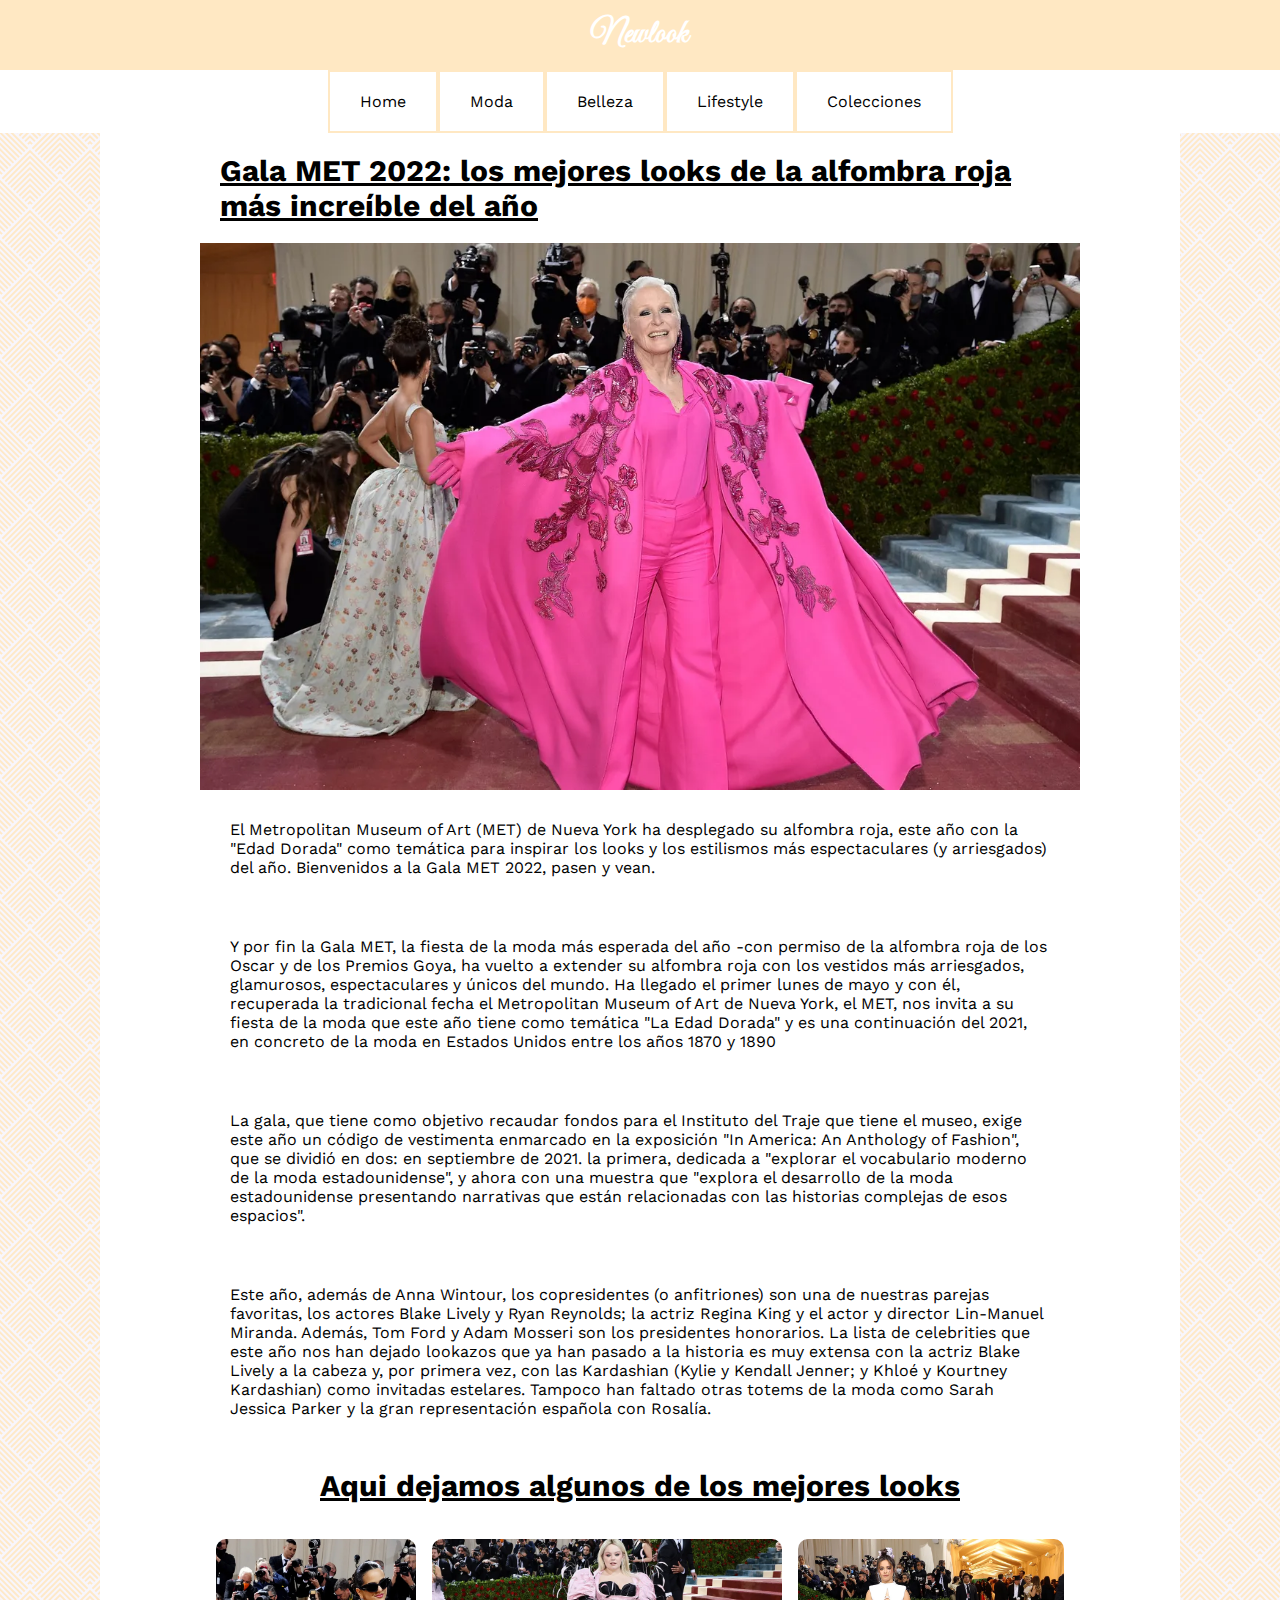
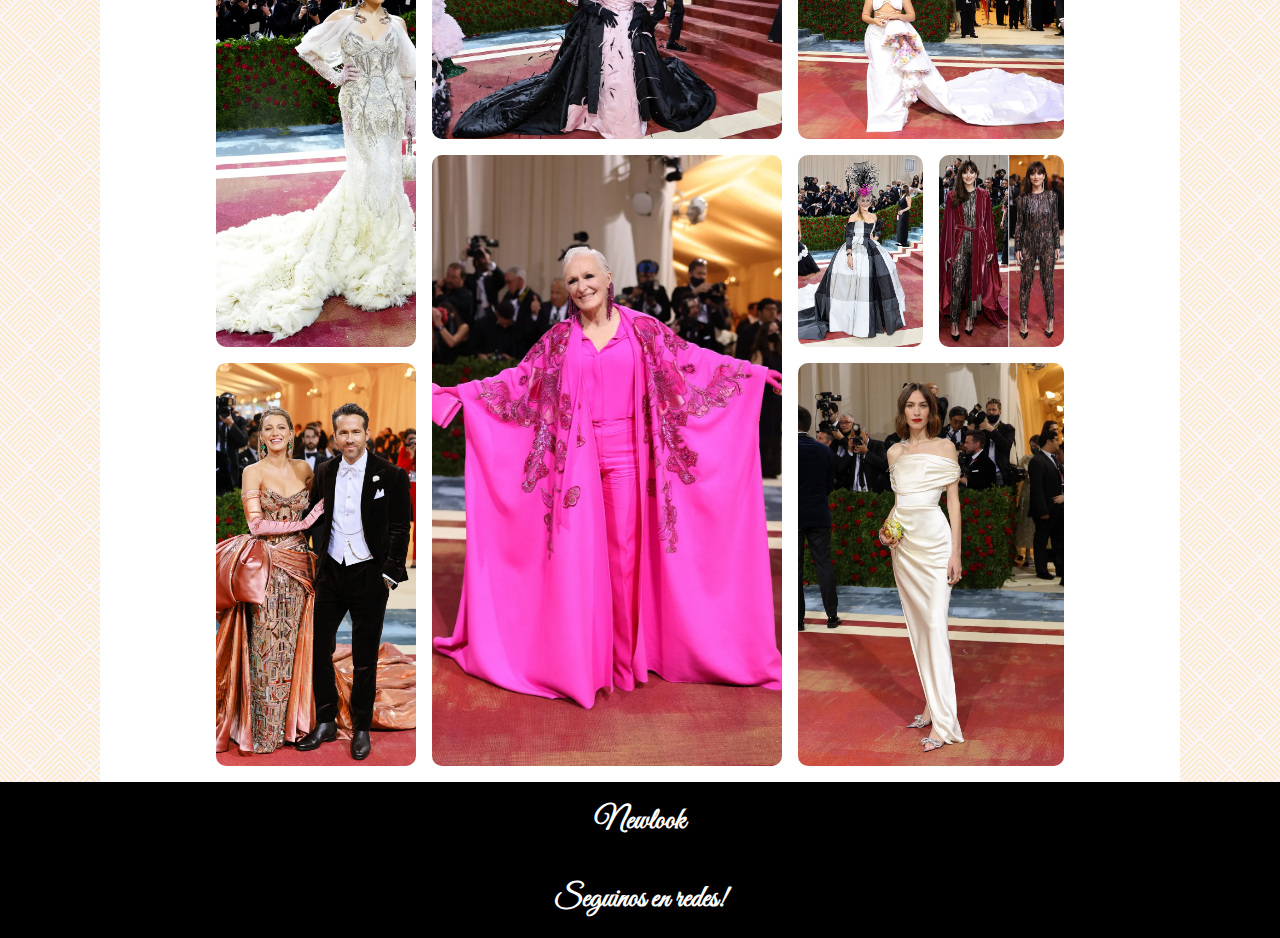
<file: index.html>
<!DOCTYPE html>
<html lang="en">
<head>

    <link rel="stylesheet" href="main.css">

    <!-- mi fuente h1 -->

    <link rel="preconnect" href="https://fonts.googleapis.com">
    <link rel="preconnect" href="https://fonts.gstatic.com" crossorigin>
    <link href="https://fonts.googleapis.com/css2?family=Great+Vibes&family=Open+Sans:ital,wght@0,300;0,400;0,500;0,600;0,700;0,800;1,300;1,400;1,500;1,600;1,700;1,800&family=Tangerine:wght@400;700&display=swap" rel="stylesheet">

    <!-- mi fuente general -->

    <link rel="preconnect" href="https://fonts.googleapis.com">
    <link rel="preconnect" href="https://fonts.gstatic.com" crossorigin>
    <link href="https://fonts.googleapis.com/css2?family=Great+Vibes&family=Open+Sans:ital,wght@0,300;0,400;0,500;0,600;0,700;0,800;1,300;1,400;1,500;1,600;1,700;1,800&family=Tangerine:wght@400;700&family=Work+Sans:ital,wght@0,100;0,200;0,300;0,400;0,500;0,600;0,700;1,100;1,200;1,300;1,400;1,500;1,600&display=swap" rel="stylesheet">
    
    <meta charset="UTF-8">
    <meta http-equiv="X-UA-Compatible" content="IE=edge">
    <meta name="viewport" content="width=device-width, initial-scale=1.0">
    <title>Newlook</title>

</head>

<body class="fondo">

    <header class="cabeza">

        <h1 class="fuente">Newlook</h1>

    </header>

    <nav >
        
        <ul class="navegacion">

            <li class="navegacion-letra"><a href="index.html" class="navegacion-link">Home</a></li>

            <li class="navegacion-letra"><a href="pages/moda.html" class="navegacion-link">Moda</a></li>

            <li class="navegacion-letra"><a href="pages/belleza.html" class="navegacion-link">Belleza</a></li>

            <li class="navegacion-letra"><a href="pages/lifestyle.html" class="navegacion-link">Lifestyle</a></li>

            <li class="navegacion-letra"><a href="pages/colecciones.html" class="navegacion-link">Colecciones</a></li>

        </ul>


    </nav>

    <main class="contenido">


        <h2>Gala MET 2022: los mejores looks de la alfombra roja más increíble del año</h2>

        <img class="imagenes" src="media/gleem.webp" alt="met-gala">
        
        <section>

        <p>El Metropolitan Museum of Art (MET) de Nueva York ha desplegado su alfombra roja, este año con la "Edad Dorada" como temática para inspirar los looks y los estilismos más espectaculares (y arriesgados) del año. Bienvenidos a la Gala MET 2022, pasen y vean.</p>
        
    </section>

    <section>

        <p>Y por fin la Gala MET, la fiesta de la moda más esperada del año -con permiso de la alfombra roja de los Oscar y de los Premios Goya, ha vuelto a extender su alfombra roja con los vestidos más arriesgados, glamurosos, espectaculares y únicos del mundo. Ha llegado el primer lunes de mayo y con él, recuperada la tradicional fecha el Metropolitan Museum of Art de Nueva York, el MET, nos invita a su fiesta de la moda que este año tiene como temática "La Edad Dorada" y es una continuación del 2021, en concreto de la moda en Estados Unidos entre los años 1870 y 1890</p>
    
    </section>

    <section>

        <p>La gala, que tiene como objetivo recaudar fondos para el Instituto del Traje que tiene el museo, exige este año un código de vestimenta enmarcado en la exposición "In America: An Anthology of Fashion", que se dividió en dos: en septiembre de 2021. la primera, dedicada a "explorar el vocabulario moderno de la moda estadounidense", y ahora con una muestra que "explora el desarrollo de la moda estadounidense presentando narrativas que están relacionadas con las historias complejas de esos espacios".</p>
</section>

<section>

        <p>Este año, además de Anna Wintour, los copresidentes (o anfitriones) son una de nuestras parejas favoritas, los actores Blake Lively y Ryan Reynolds; la actriz Regina King y el actor y director Lin-Manuel Miranda. Además, Tom Ford y Adam Mosseri son los presidentes honorarios. La lista de celebrities que este año nos han dejado lookazos que ya han pasado a la historia es muy extensa con la actriz Blake Lively a la cabeza y, por primera vez, con las Kardashian (Kylie y Kendall Jenner; y Khloé y Kourtney Kardashian) como invitadas estelares. Tampoco han faltado otras totems de la moda como Sarah Jessica Parker y la gran representación española con Rosalía.</p>
</section>

        <h2>Aqui dejamos algunos de los mejores looks</h2>


        <!-- mi grilla -->

        <div class="grilla">

        <div class="item-a">

            <img class="imagen" src="media/rosalia.webp" alt="rosalia">

        </div>

        <div>

            <img class="imagen" src="media/nicola-coughlan.webp" alt="nicola">

        </div>

        <div class="item-b">

            <img class="imagen" src="media/camila-cabello.webp" alt="camila">
        </div>

        <div>
            
            <img class="imagen" src="media/jessica.webp" alt="jessica">
        
        </div>

        <div class="item-c">

            <img class="imagen" src="media/glenn-close.webp" alt="glenn-close">
        
        </div>

        <div>

            <img class="imagen" src="media/dakota-johnson.webp" alt="dakota-johnson">

        </div>

        <div>

            <img class="imagen" src="media/ryan-reynolds.webp" alt="ryan-reinolds">

        </div>

        <div class="item-d">

            <img class="imagen" src="media/alexa-chung.webp" alt="alexa-chung">

        </div>


       

        

        
    </div>
    


    </main>

    <footer class="pie">

        <h2 class="fuente">
            Newlook

        </h2>



     <h2 class="fuente">Seguinos en redes!</h2>



 



        
    </footer>

    
    
</body>
</html>
</file>
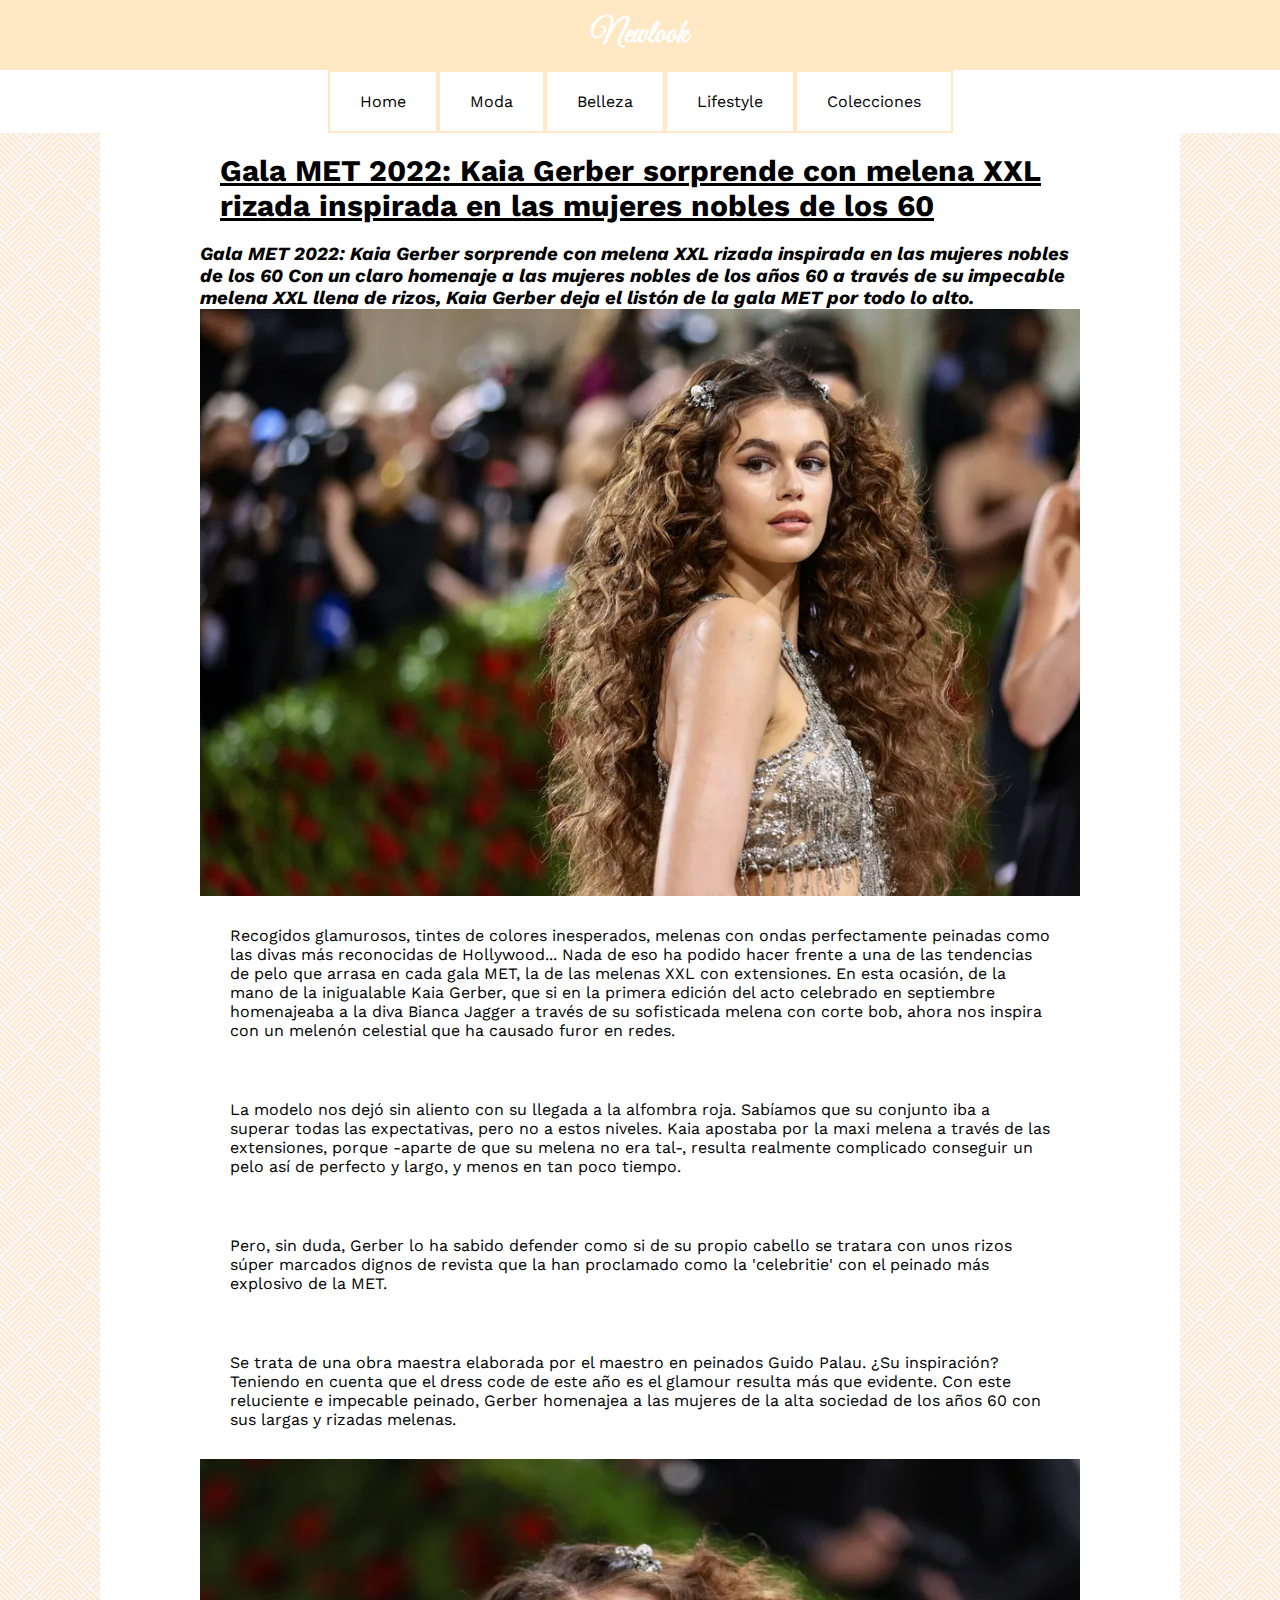
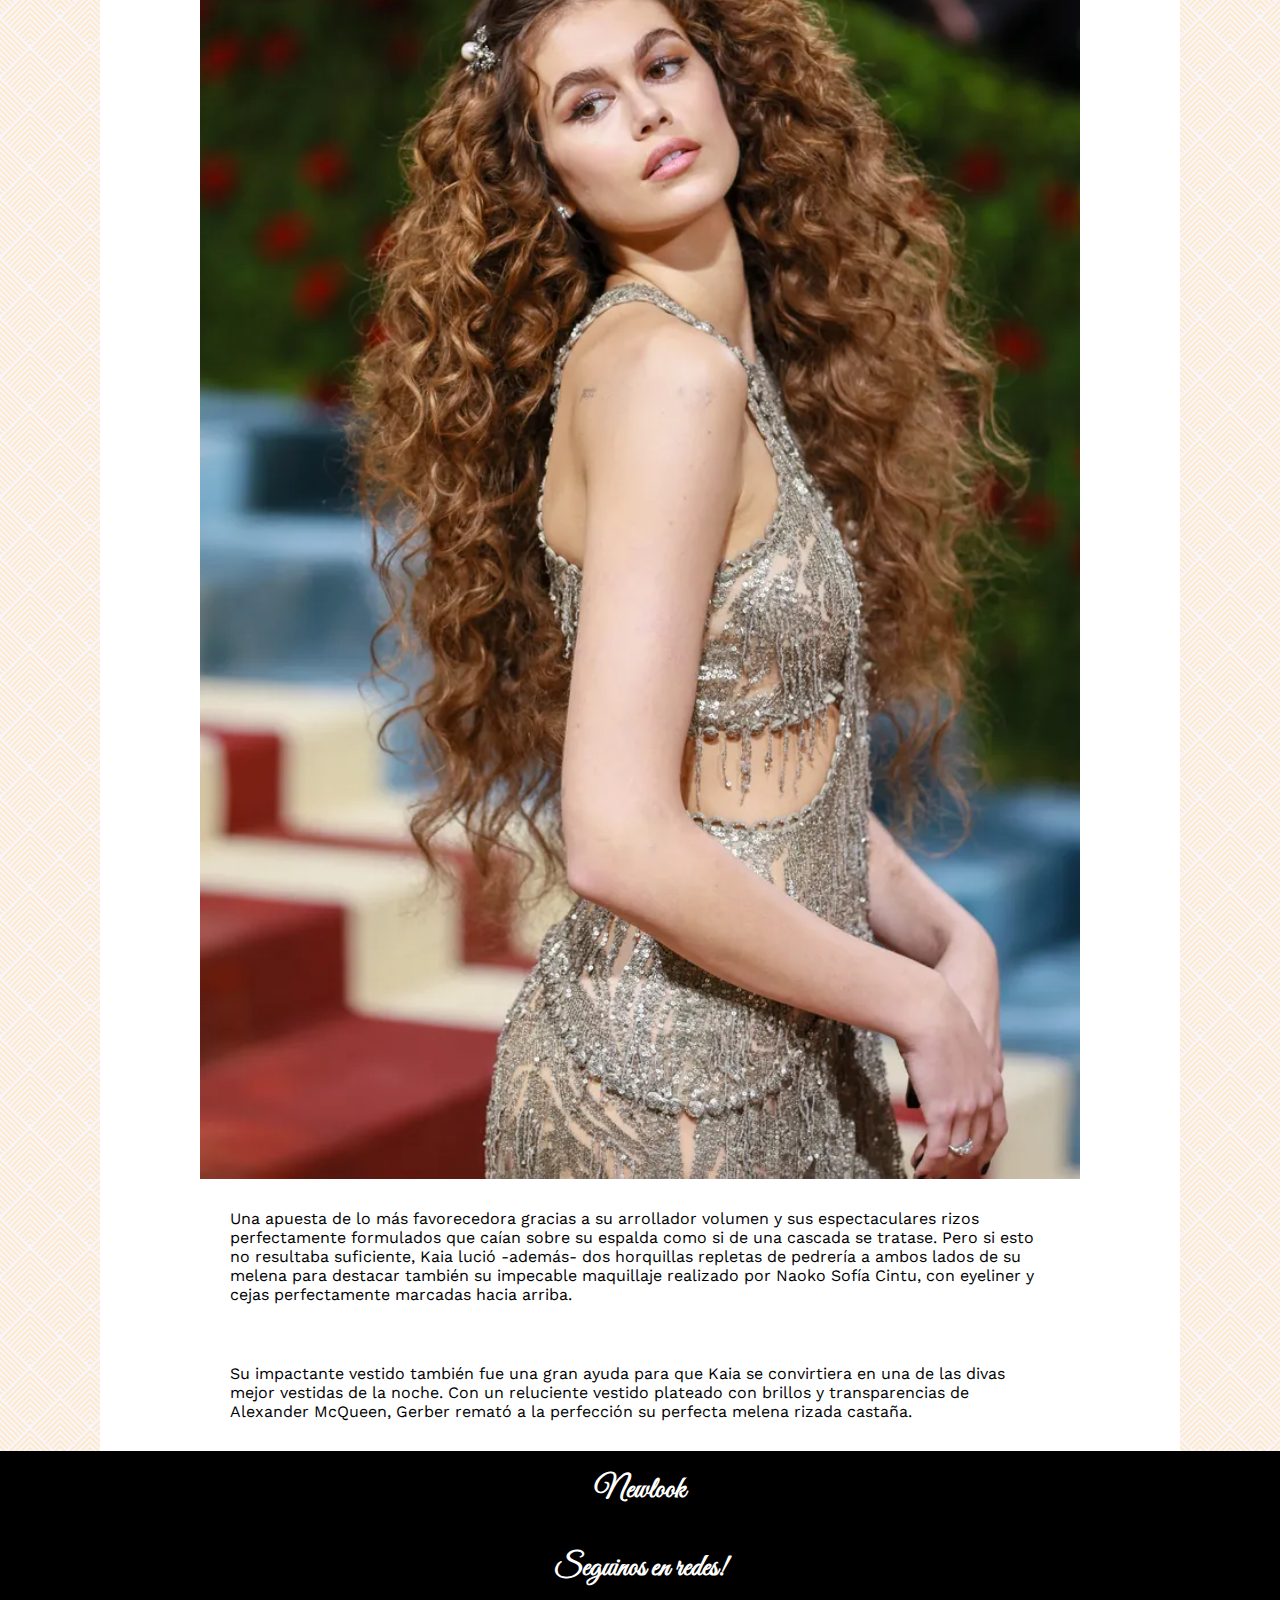
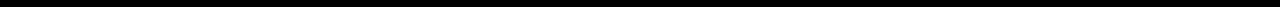
<file: pages/belleza.html>
<!DOCTYPE html>
<html lang="en">
<head>

    <link rel="stylesheet" href="../main.css">

    <!-- mi fuente h1 -->

    <link rel="preconnect" href="https://fonts.googleapis.com">
    <link rel="preconnect" href="https://fonts.gstatic.com" crossorigin>
    <link href="https://fonts.googleapis.com/css2?family=Great+Vibes&family=Open+Sans:ital,wght@0,300;0,400;0,500;0,600;0,700;0,800;1,300;1,400;1,500;1,600;1,700;1,800&family=Tangerine:wght@400;700&display=swap" rel="stylesheet">

    <!-- mi fuente general -->

    <link rel="preconnect" href="https://fonts.googleapis.com">
    <link rel="preconnect" href="https://fonts.gstatic.com" crossorigin>
    <link href="https://fonts.googleapis.com/css2?family=Great+Vibes&family=Open+Sans:ital,wght@0,300;0,400;0,500;0,600;0,700;0,800;1,300;1,400;1,500;1,600;1,700;1,800&family=Tangerine:wght@400;700&family=Work+Sans:ital,wght@0,100;0,200;0,300;0,400;0,500;0,600;0,700;1,100;1,200;1,300;1,400;1,500;1,600&display=swap" rel="stylesheet">
  

<meta charset="UTF-8">
<meta http-equiv="X-UA-Compatible" content="IE=edge">
<meta name="viewport" content="width=device-width, initial-scale=1.0">
<title>Newlook</title>

</head>

<body class="fondo">

<header class="cabeza">

    <h1 class="fuente">Newlook</h1>

</header>

<nav >
    
    <ul class="navegacion">

        <li class="navegacion-letra"><a href="../index.html" class="navegacion-link">Home</a></li>

        <li class="navegacion-letra"><a href="moda.html" class="navegacion-link">Moda</a></li>

        <li class="navegacion-letra"><a href="belleza.html" class="navegacion-link">Belleza</a></li>

        <li class="navegacion-letra"><a href="lifestyle.html" class="navegacion-link">Lifestyle</a></li>

        <li class="navegacion-letra"><a href="colecciones.html" class="navegacion-link">Colecciones</a></li>

    </ul>


</nav>

<main class="contenido">


    <h2>Gala MET 2022: Kaia Gerber sorprende con melena XXL rizada inspirada en las mujeres nobles de los 60</h2>

   <h3 style="font-style: italic;">Gala MET 2022: Kaia Gerber sorprende con melena XXL rizada inspirada en las mujeres nobles de los 60
        Con un claro homenaje a las mujeres nobles de los años 60 a través de su impecable melena XXL llena de rizos, Kaia Gerber deja el listón de la gala MET por todo lo alto.</h3> 

    <img class="imagenes" src="../media/kaia-gerber.webp" alt="met-gala">
    
    <section>

    <p>Recogidos glamurosos, tintes de colores inesperados, melenas con ondas perfectamente peinadas como las divas más reconocidas de Hollywood... Nada de eso ha podido hacer frente a una de las tendencias de pelo que arrasa en cada gala MET, la de las melenas XXL con extensiones. En esta ocasión, de la mano de la inigualable Kaia Gerber, que si en la primera edición del acto celebrado en septiembre homenajeaba a la diva Bianca Jagger a través de su sofisticada melena con corte bob, ahora nos inspira con un melenón celestial que ha causado furor en redes.</p>
    
</section>

<section>

    <p>La modelo nos dejó sin aliento con su llegada a la alfombra roja. Sabíamos que su conjunto iba a superar todas las expectativas, pero no a estos niveles. Kaia apostaba por la maxi melena a través de las extensiones, porque -aparte de que su melena no era tal-, resulta realmente complicado conseguir un pelo así de perfecto y largo, y menos en tan poco tiempo.</p>


</section>

<section>

    <p>Pero, sin duda, Gerber lo ha sabido defender como si de su propio cabello se tratara con unos rizos súper marcados dignos de revista que la han proclamado como la 'celebritie' con el peinado más explosivo de la MET.</p>

</section>



    

    <section>

    <p>Se trata de una obra maestra elaborada por el maestro en peinados Guido Palau. ¿Su inspiración? Teniendo en cuenta que el dress code de este año es el glamour resulta más que evidente. Con este reluciente e impecable peinado, Gerber homenajea a las mujeres de la alta sociedad de los años 60 con sus largas y rizadas melenas.</p>


    </section>

    <img class="imagenes" src="../media/kaia-gerber-2.webp" alt="kaia-gerber">

    <section>

        <p>Una apuesta de lo más favorecedora gracias a su arrollador volumen y sus espectaculares rizos perfectamente formulados que caían sobre su espalda como si de una cascada se tratase. Pero si esto no resultaba suficiente, Kaia lució -además- dos horquillas repletas de pedrería a ambos lados de su melena para destacar también su impecable maquillaje realizado por Naoko Sofía Cintu, con eyeliner y cejas perfectamente marcadas hacia arriba.</p>

    </section>

    <section>

    <p>Su impactante vestido también fue una gran ayuda para que Kaia se convirtiera en una de las divas mejor vestidas de la noche. Con un reluciente vestido plateado con brillos y transparencias de Alexander McQueen, Gerber remató a la perfección su perfecta melena rizada castaña.</p>
    </section>


</main>

<footer class="pie">

    <h2 class="fuente">
        Newlook

    </h2>



 <h2 class="fuente">Seguinos en redes!</h2>







    
</footer>


</body>

</html>
</file>
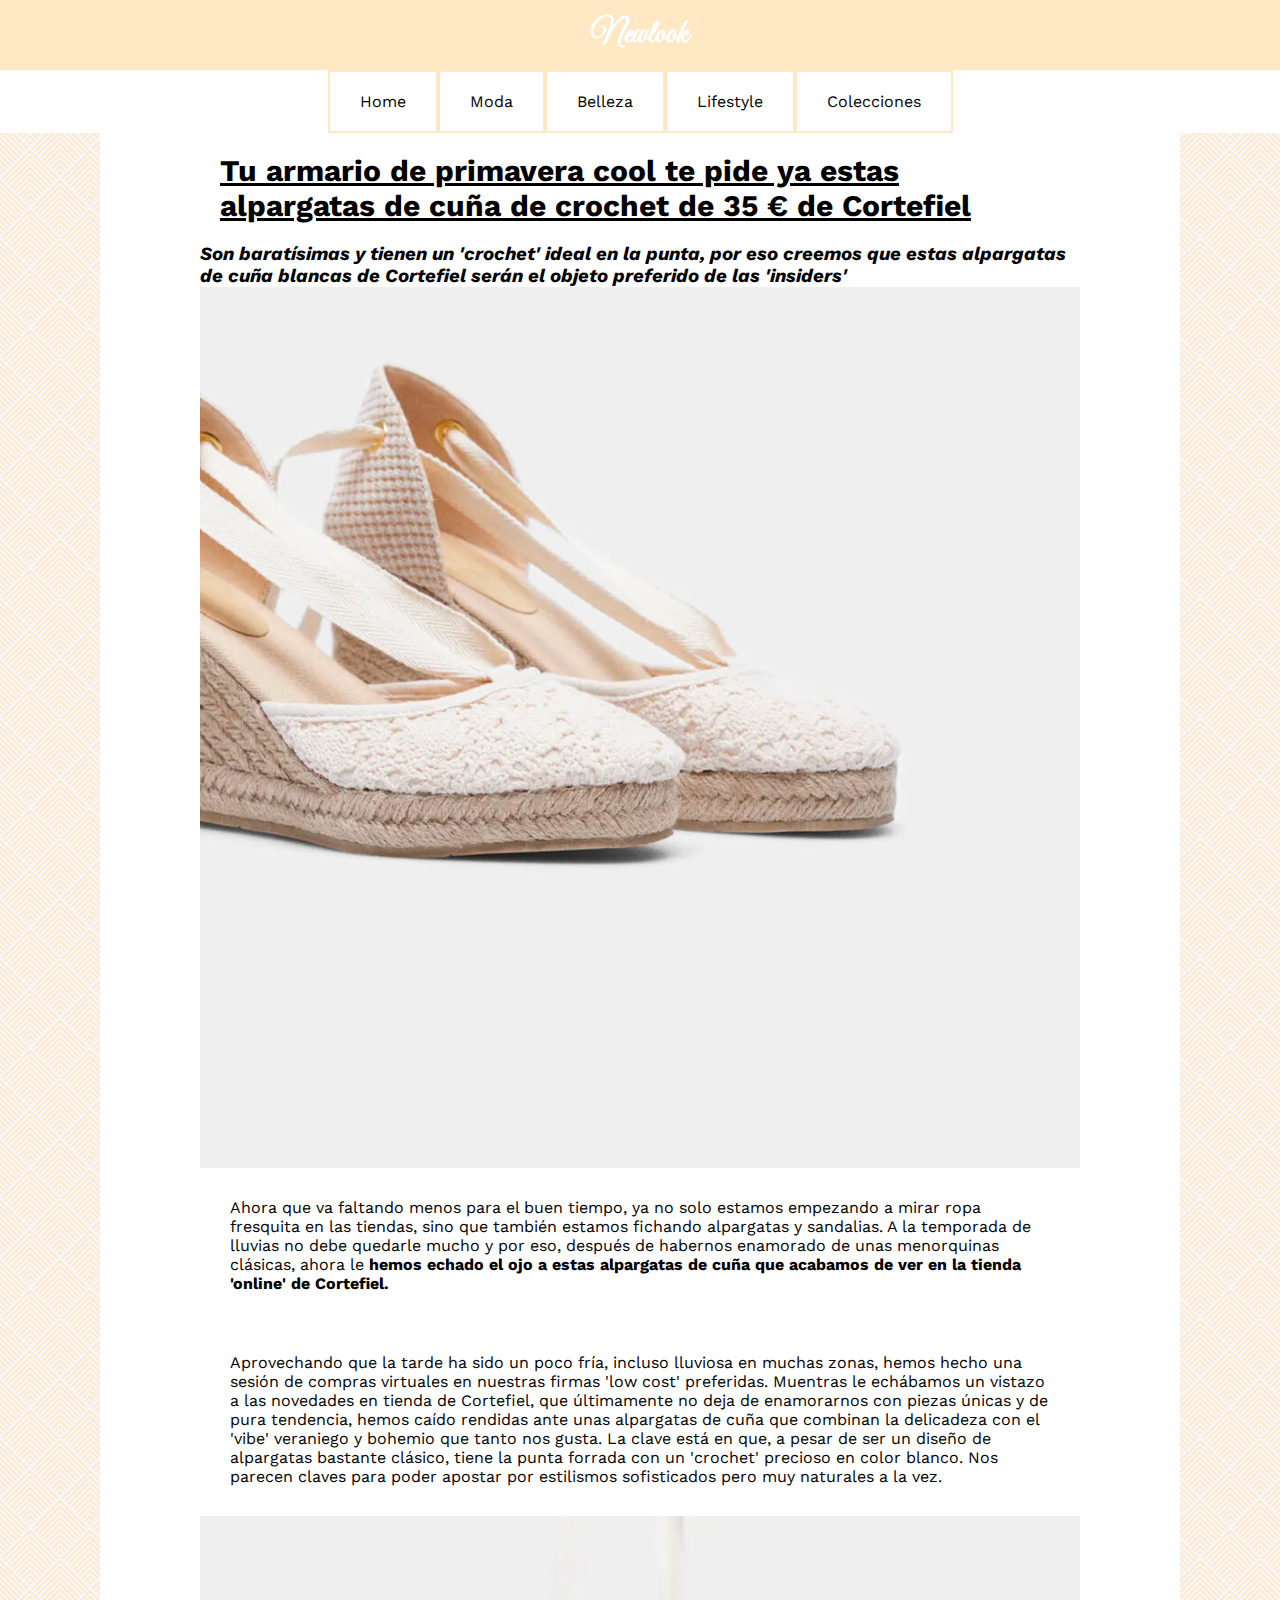
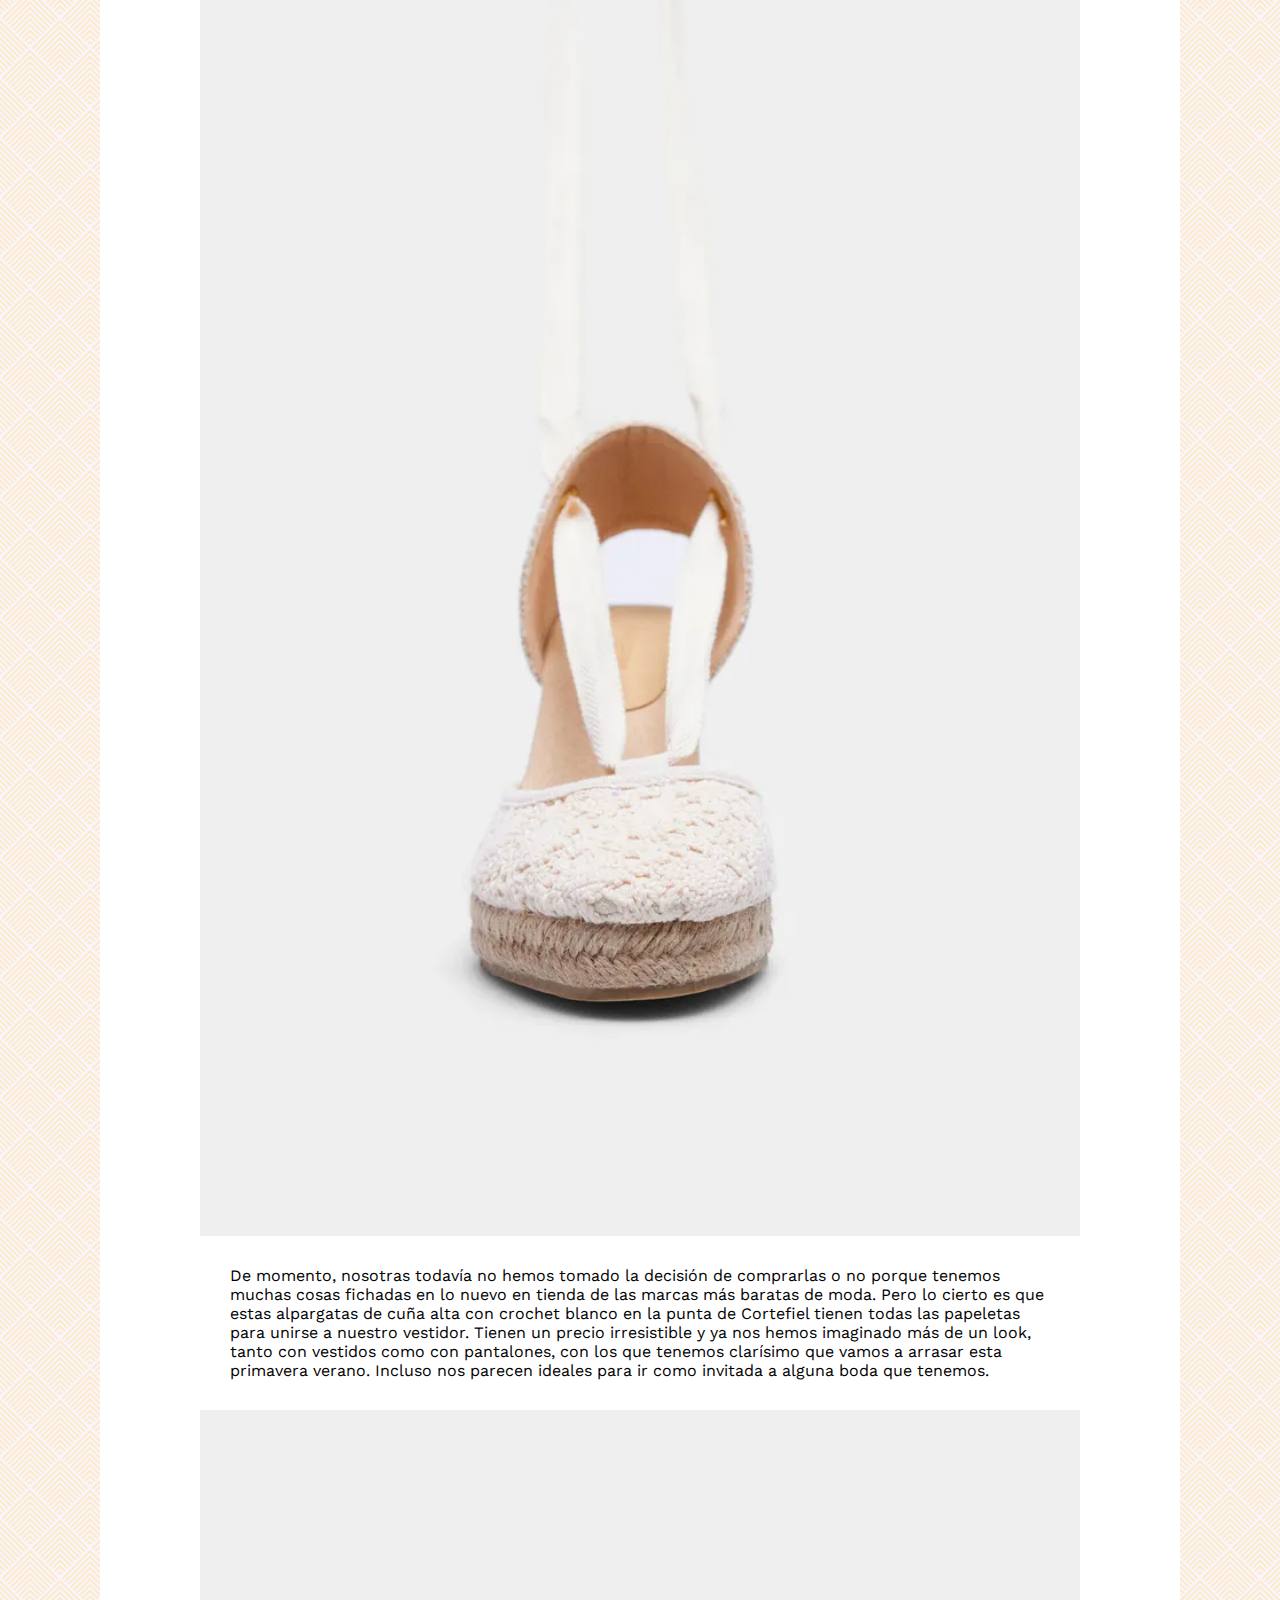
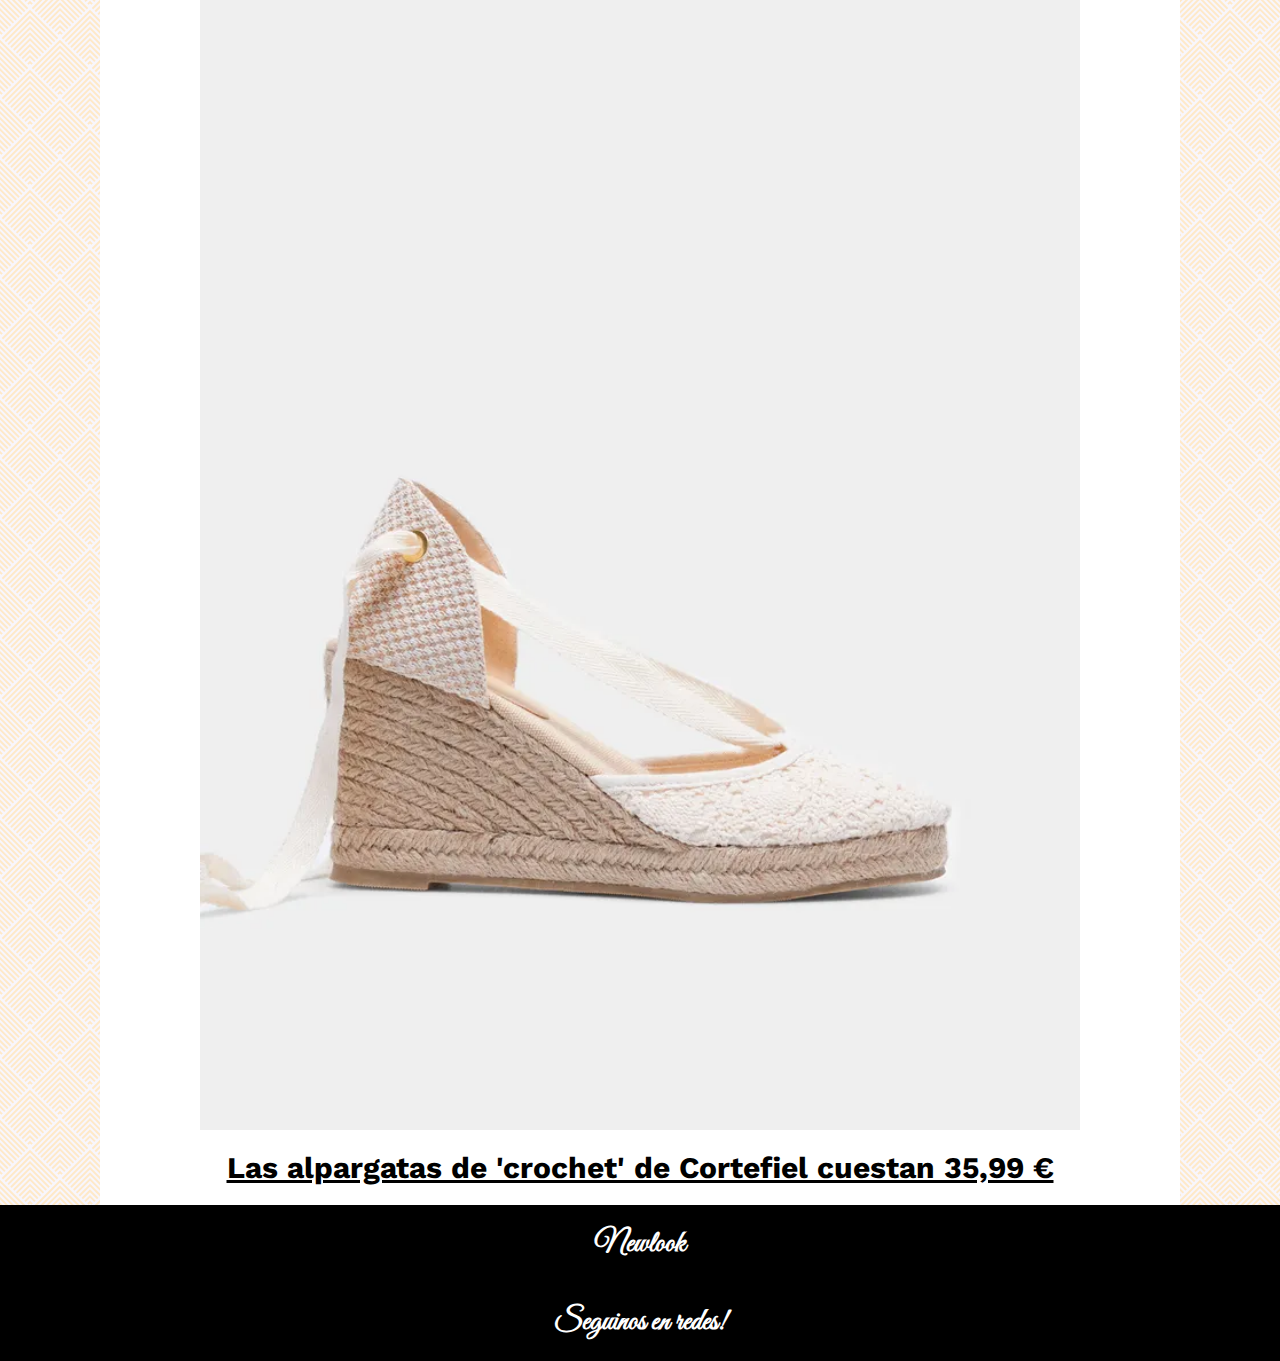
<file: pages/colecciones.html>
<!DOCTYPE html>
<html lang="en">

    <head>

        <link rel="stylesheet" href="../main.css">
    
        <!-- mi fuente h1 -->
    
        <link rel="preconnect" href="https://fonts.googleapis.com">
        <link rel="preconnect" href="https://fonts.gstatic.com" crossorigin>
        <link href="https://fonts.googleapis.com/css2?family=Great+Vibes&family=Open+Sans:ital,wght@0,300;0,400;0,500;0,600;0,700;0,800;1,300;1,400;1,500;1,600;1,700;1,800&family=Tangerine:wght@400;700&display=swap" rel="stylesheet">
    
        <!-- mi fuente general -->
    
        <link rel="preconnect" href="https://fonts.googleapis.com">
        <link rel="preconnect" href="https://fonts.gstatic.com" crossorigin>
        <link href="https://fonts.googleapis.com/css2?family=Great+Vibes&family=Open+Sans:ital,wght@0,300;0,400;0,500;0,600;0,700;0,800;1,300;1,400;1,500;1,600;1,700;1,800&family=Tangerine:wght@400;700&family=Work+Sans:ital,wght@0,100;0,200;0,300;0,400;0,500;0,600;0,700;1,100;1,200;1,300;1,400;1,500;1,600&display=swap" rel="stylesheet">
      
    
    <meta charset="UTF-8">
    <meta http-equiv="X-UA-Compatible" content="IE=edge">
    <meta name="viewport" content="width=device-width, initial-scale=1.0">
    <title>Newlook</title>
    
    </head>
    
    <body class="fondo">
    
    <header class="cabeza">
    
        <h1 class="fuente">Newlook</h1>
    
    </header>
    
    <nav >
        
        <ul class="navegacion">
    
            <li class="navegacion-letra"><a href="../index.html" class="navegacion-link">Home</a></li>
    
            <li class="navegacion-letra"><a href="moda.html" class="navegacion-link">Moda</a></li>
    
            <li class="navegacion-letra"><a href="belleza.html" class="navegacion-link">Belleza</a></li>
    
            <li class="navegacion-letra"><a href="lifestyle.html" class="navegacion-link">Lifestyle</a></li>
    
            <li class="navegacion-letra"><a href="colecciones.html" class="navegacion-link">Colecciones</a></li>
    
        </ul>
    
    
    </nav>
    
    <main class="contenido">
    
    
        <h2>Tu armario de primavera cool te pide ya estas alpargatas de cuña de crochet de 35 € de Cortefiel</h2>

        <h3 style="font-style: italic;">Son baratísimas y tienen un 'crochet' ideal en la punta, por eso creemos que estas alpargatas de cuña blancas de Cortefiel serán el objeto preferido de las 'insiders'</h3>

    
        <img class="imagenes" src="../media/alpargatas-cuna-crochet-cortefiel-elle-00-1651345072.webp" alt="moda">
        
        <section>
    
        <p>Ahora que va faltando menos para el buen tiempo, ya no solo estamos empezando a mirar ropa fresquita en las tiendas, sino que también estamos fichando alpargatas y sandalias. A la temporada de lluvias no debe quedarle mucho y por eso, después de habernos enamorado de unas menorquinas clásicas, ahora le <span style="font-weight: bolder;">hemos echado el ojo a estas alpargatas de cuña que acabamos de ver en la tienda 'online' de Cortefiel.</span></p>
    </span>
        
    </section>
    
    <section>
    
        <p>Aprovechando que la tarde ha sido un poco fría, incluso lluviosa en muchas zonas, hemos hecho una sesión de compras virtuales en nuestras firmas 'low cost' preferidas. Muentras le echábamos un vistazo a las novedades en tienda de Cortefiel, que últimamente no deja de enamorarnos con piezas únicas y de pura tendencia, hemos caído rendidas ante unas alpargatas de cuña que combinan la delicadeza con el 'vibe' veraniego y bohemio que tanto nos gusta. La clave está en que, a pesar de ser un diseño de alpargatas bastante clásico, tiene la punta forrada con un 'crochet' precioso en color blanco. Nos parecen claves para poder apostar por estilismos sofisticados pero muy naturales a la vez.</p>

    
    
    </section>

    <img class="imagenes" src="../media/alpargatas-cuna-crochet-cortefiel-elle-2.webp" alt="moda">
    
    <section>
    
        <p>De momento, nosotras todavía no hemos tomado la decisión de comprarlas o no porque tenemos muchas cosas fichadas en lo nuevo en tienda de las marcas más baratas de moda. Pero lo cierto es que estas alpargatas de cuña alta con crochet blanco en la punta de Cortefiel tienen todas las papeletas para unirse a nuestro vestidor. Tienen un precio irresistible y ya nos hemos imaginado más de un look, tanto con vestidos como con pantalones, con los que tenemos clarísimo que vamos a arrasar esta primavera verano. Incluso nos parecen ideales para ir como invitada a alguna boda que tenemos.</p>
    
    </section>
    
    <img class="imagenes" src="../media/alpargatas-cuna-crochet-cortefiel-elle-03.webp" alt="moda">


    
    
    <h2>Las alpargatas de 'crochet' de Cortefiel cuestan 35,99 €</h2>
    
    
    </main>
    
    <footer class="pie">
    
        <h2 class="fuente">
            Newlook
    
        </h2>
    
    
    
     <h2 class="fuente">Seguinos en redes!</h2>
    
    
    
    
    
    
    
        
    </footer>
    
    
    </body>
    
    </html>
</file>
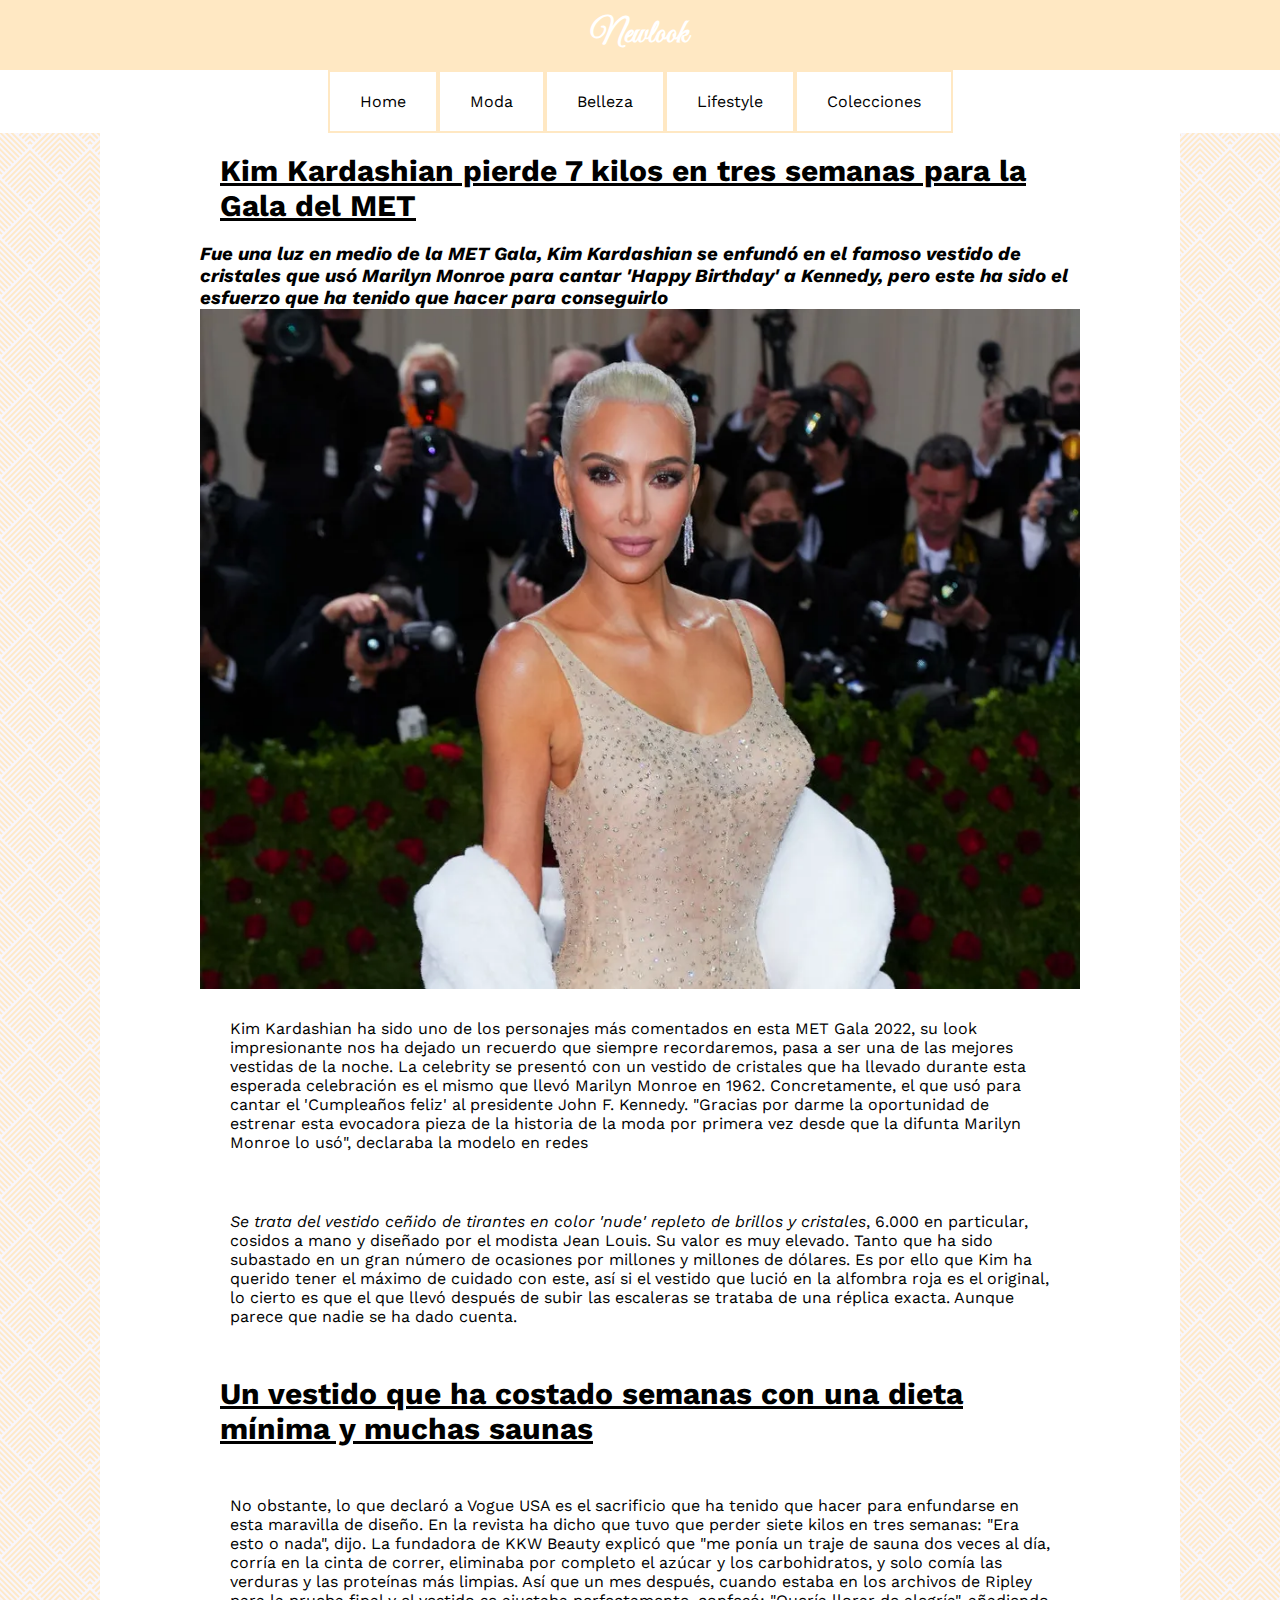
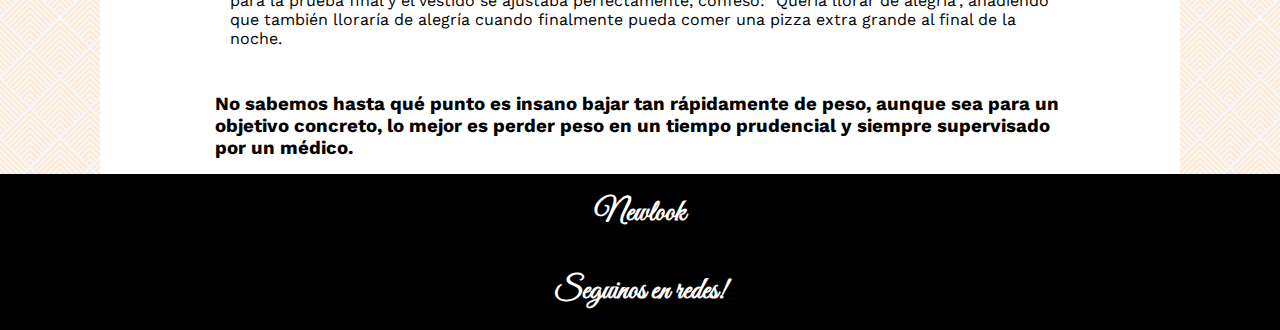
<file: pages/lifestyle.html>
<!DOCTYPE html>
<html lang="en">

    <head>

        <link rel="stylesheet" href="../main.css">
    
        <!-- mi fuente h1 -->
    
        <link rel="preconnect" href="https://fonts.googleapis.com">
        <link rel="preconnect" href="https://fonts.gstatic.com" crossorigin>
        <link href="https://fonts.googleapis.com/css2?family=Great+Vibes&family=Open+Sans:ital,wght@0,300;0,400;0,500;0,600;0,700;0,800;1,300;1,400;1,500;1,600;1,700;1,800&family=Tangerine:wght@400;700&display=swap" rel="stylesheet">
    
        <!-- mi fuente general -->
    
        <link rel="preconnect" href="https://fonts.googleapis.com">
        <link rel="preconnect" href="https://fonts.gstatic.com" crossorigin>
        <link href="https://fonts.googleapis.com/css2?family=Great+Vibes&family=Open+Sans:ital,wght@0,300;0,400;0,500;0,600;0,700;0,800;1,300;1,400;1,500;1,600;1,700;1,800&family=Tangerine:wght@400;700&family=Work+Sans:ital,wght@0,100;0,200;0,300;0,400;0,500;0,600;0,700;1,100;1,200;1,300;1,400;1,500;1,600&display=swap" rel="stylesheet">
      
    
    <meta charset="UTF-8">
    <meta http-equiv="X-UA-Compatible" content="IE=edge">
    <meta name="viewport" content="width=device-width, initial-scale=1.0">
    <title>Lifestyle</title>
    
    </head>
    
    <body class="fondo">
    
    <header class="cabeza">
    
        <h1 class="fuente">Newlook</h1>
    
    </header>
    
    <nav >
        
        <ul class="navegacion">
    
            <li class="navegacion-letra"><a href="../index.html" class="navegacion-link">Home</a></li>
    
            <li class="navegacion-letra"><a href="moda.html" class="navegacion-link">Moda</a></li>
    
            <li class="navegacion-letra"><a href="belleza.html" class="navegacion-link">Belleza</a></li>
    
            <li class="navegacion-letra"><a href="lifestyle.html" class="navegacion-link">Lifestyle</a></li>
    
            <li class="navegacion-letra"><a href="colecciones.html" class="navegacion-link">Colecciones</a></li>
    
        </ul>
    
    
    </nav>
    
    <main class="contenido">
    
    
        <h2>Kim Kardashian pierde 7 kilos en tres semanas para la Gala del MET</h2>

        <h3 style="font-style: italic;">Fue una luz en medio de la MET Gala, Kim Kardashian se enfundó en el famoso vestido de cristales que usó Marilyn Monroe para cantar 'Happy Birthday' a Kennedy, pero este ha sido el esfuerzo que ha tenido que hacer para conseguirlo</h3>

    
        <img class="imagenes" src="../media/gettyimages.webp" alt="met--gala">
        
        <section>
    
        <p>Kim Kardashian ha sido uno de los personajes más comentados en esta MET Gala 2022, su look impresionante nos ha dejado un recuerdo que siempre recordaremos, pasa a ser una de las mejores vestidas de la noche. La celebrity se presentó con un vestido de cristales que ha llevado durante esta esperada celebración es el mismo que llevó Marilyn Monroe en 1962. Concretamente, el que usó para cantar el 'Cumpleaños feliz' al presidente John F. Kennedy. "Gracias por darme la oportunidad de estrenar esta evocadora pieza de la historia de la moda por primera vez desde que la difunta Marilyn Monroe lo usó", declaraba la modelo en redes</p>


    
        
    </section>
    
    <section>
    
        <p><span style="font-style: italic;"> Se trata del vestido ceñido de tirantes en color 'nude' repleto de brillos y cristales</span>, 6.000 en particular, cosidos a mano y diseñado por el modista Jean Louis. Su valor es muy elevado. Tanto que ha sido subastado en un gran número de ocasiones por millones y millones de dólares. Es por ello que Kim ha querido tener el máximo de cuidado con este, así si el vestido que lució en la alfombra roja es el original, lo cierto es que el que llevó después de subir las escaleras se trataba de una réplica exacta. Aunque parece que nadie se ha dado cuenta.</p>
    
    
    </section>

    <h2>Un vestido que ha costado semanas con una dieta mínima y muchas saunas</h2>
    
    <section>
    
        <p>No obstante, lo que declaró a Vogue USA es el sacrificio que ha tenido que hacer para enfundarse en esta maravilla de diseño. En la revista ha dicho que tuvo que perder siete kilos en tres semanas: "Era esto o nada", dijo. La fundadora de KKW Beauty explicó que "me ponía un traje de sauna dos veces al día, corría en la cinta de correr, eliminaba por completo el azúcar y los carbohidratos, y solo comía las verduras y las proteínas más limpias. Así que un mes después, cuando estaba en los archivos de Ripley para la prueba final y el vestido se ajustaba perfectamente, confesó: "Quería llorar de alegría", añadiendo que también lloraría de alegría cuando finalmente pueda comer una pizza extra grande al final de la noche.</p>

    
    </section>

    <section>

        <h3>No sabemos hasta qué punto es insano bajar tan rápidamente de peso, aunque sea para un objetivo concreto, lo mejor es perder peso en un tiempo prudencial y siempre supervisado por un médico.</h3>
    </section>
    
    
    

    
    
    </main>
    
    <footer class="pie">
    
        <h2 class="fuente">
            Newlook
    
        </h2>
    
    
    
     <h2 class="fuente">Seguinos en redes!</h2>
    
    
    
    
    
    
    
        
    </footer>
    
    
    </body>
    
    </html>
</file>
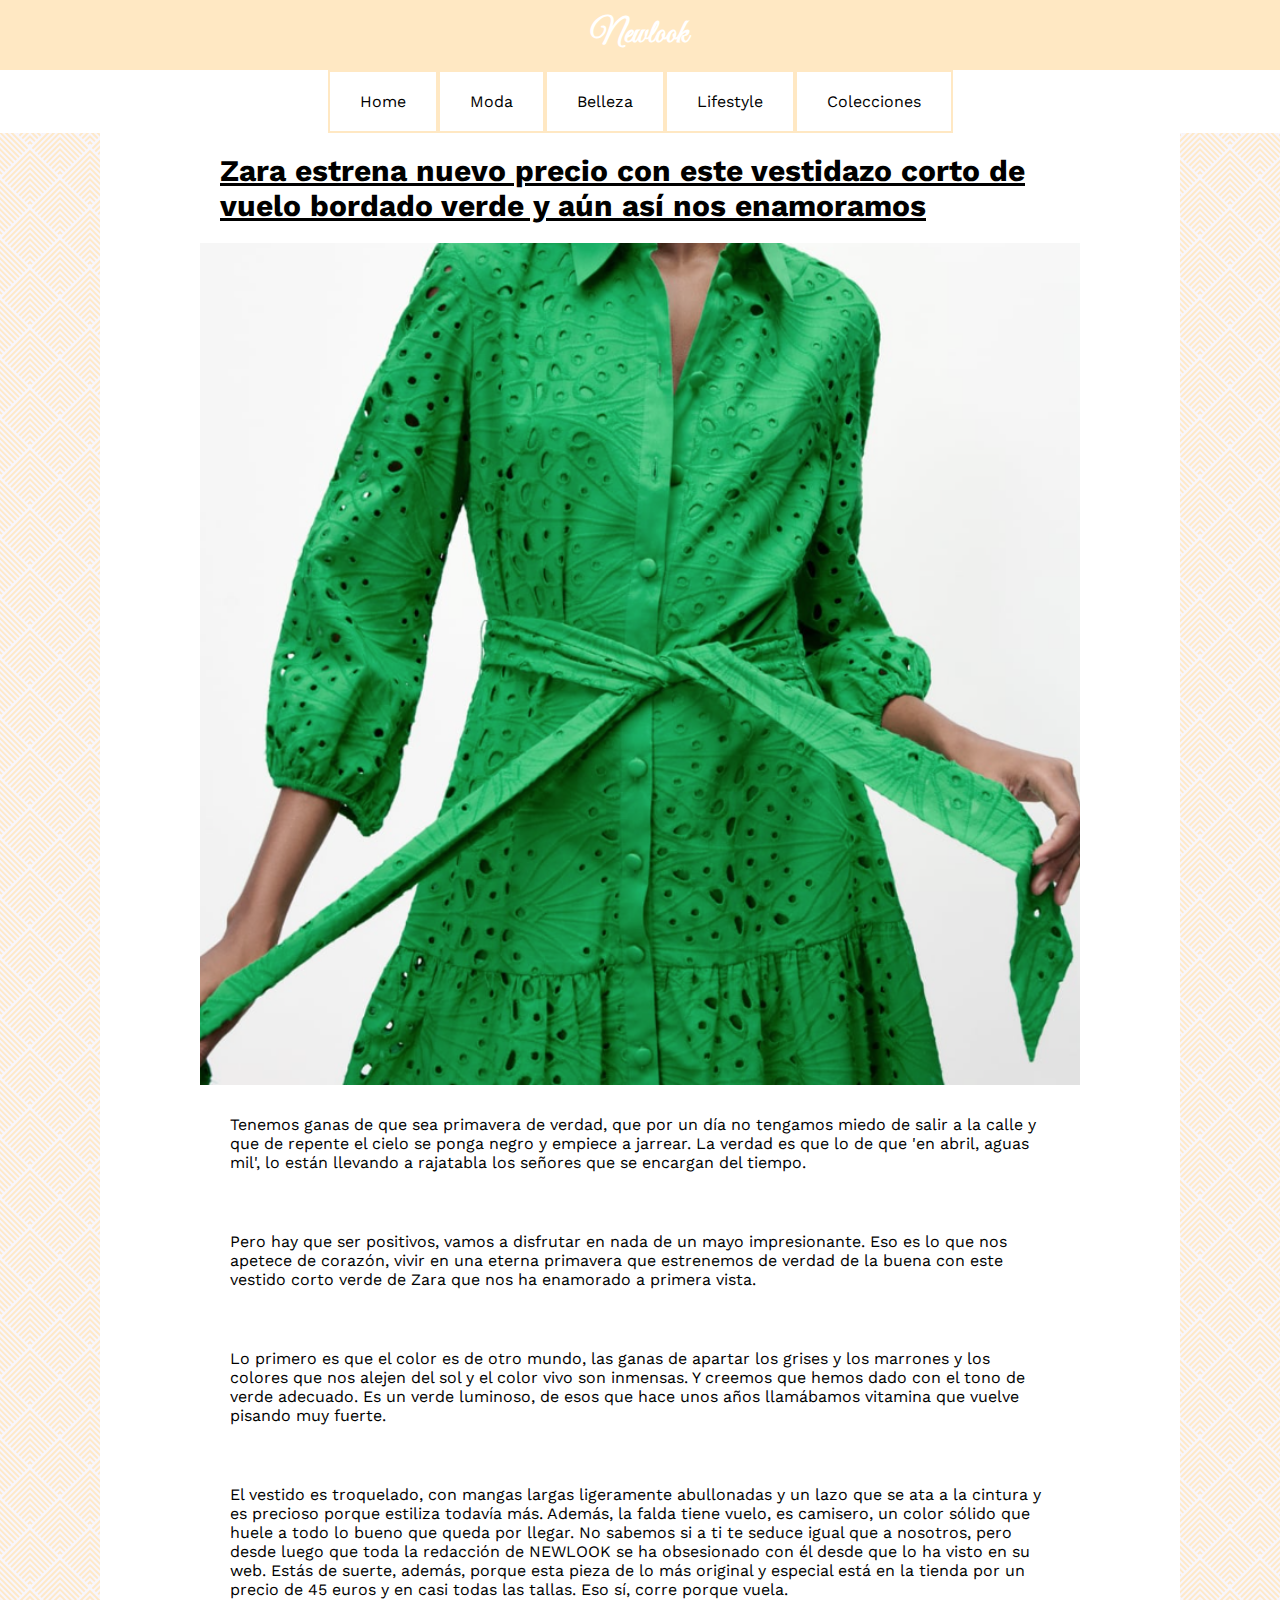
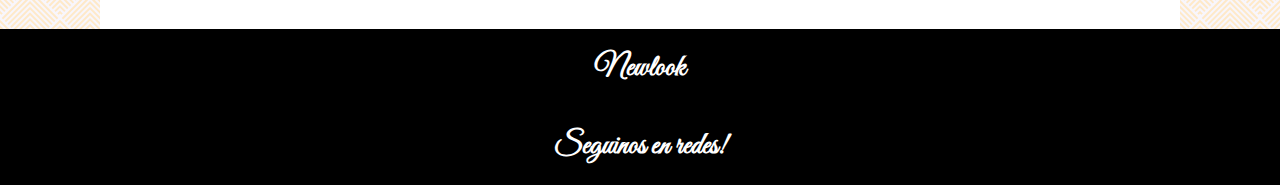
<file: pages/moda.html>
<!DOCTYPE html>
<html lang="en">
<head>

    <link rel="stylesheet" href="../main.css">

        <!-- mi fuente h1 -->

        <link rel="preconnect" href="https://fonts.googleapis.com">
        <link rel="preconnect" href="https://fonts.gstatic.com" crossorigin>
        <link href="https://fonts.googleapis.com/css2?family=Great+Vibes&family=Open+Sans:ital,wght@0,300;0,400;0,500;0,600;0,700;0,800;1,300;1,400;1,500;1,600;1,700;1,800&family=Tangerine:wght@400;700&display=swap" rel="stylesheet">
    
        <!-- mi fuente general -->
    
        <link rel="preconnect" href="https://fonts.googleapis.com">
        <link rel="preconnect" href="https://fonts.gstatic.com" crossorigin>
        <link href="https://fonts.googleapis.com/css2?family=Great+Vibes&family=Open+Sans:ital,wght@0,300;0,400;0,500;0,600;0,700;0,800;1,300;1,400;1,500;1,600;1,700;1,800&family=Tangerine:wght@400;700&family=Work+Sans:ital,wght@0,100;0,200;0,300;0,400;0,500;0,600;0,700;1,100;1,200;1,300;1,400;1,500;1,600&display=swap" rel="stylesheet">
      

    <meta charset="UTF-8">
    <meta http-equiv="X-UA-Compatible" content="IE=edge">
    <meta name="viewport" content="width=device-width, initial-scale=1.0">
    <title>Newlook</title>

</head>

<body class="fondo">

    <header class="cabeza">

        <h1 class="fuente">Newlook</h1>

    </header>

    <nav >
        
        <ul class="navegacion">

            <li class="navegacion-letra"><a href="../index.html" class="navegacion-link">Home</a></li>

            <li class="navegacion-letra"><a href="moda.html" class="navegacion-link">Moda</a></li>

            <li class="navegacion-letra"><a href="belleza.html" class="navegacion-link">Belleza</a></li>

            <li class="navegacion-letra"><a href="lifestyle.html" class="navegacion-link">Lifestyle</a></li>

            <li class="navegacion-letra"><a href="colecciones.html" class="navegacion-link">Colecciones</a></li>

        </ul>


    </nav>

    <main class="contenido">


        <h2>Zara estrena nuevo precio con este vestidazo corto de vuelo bordado verde y aún así nos enamoramos</h2>

        <img class="imagenes" src="../media/vestido.webp" alt="met-gala">
        
        <section>

        <p>Tenemos ganas de que sea primavera de verdad, que por un día no tengamos miedo de salir a la calle y que de repente el cielo se ponga negro y empiece a jarrear. La verdad es que lo de que 'en abril, aguas mil', lo están llevando a rajatabla los señores que se encargan del tiempo.</p>

        
    </section>

    <section>

        <p>Pero hay que ser positivos, vamos a disfrutar en nada de un mayo impresionante. Eso es lo que nos apetece de corazón, vivir en una eterna primavera que estrenemos de verdad de la buena con este vestido corto verde de Zara que nos ha enamorado a primera vista.</p>

    
    </section>

    <section>

        <p>Lo primero es que el color es de otro mundo, las ganas de apartar los grises y los marrones y los colores que nos alejen del sol y el color vivo son inmensas. Y creemos que hemos dado con el tono de verde adecuado. Es un verde luminoso, de esos que hace unos años llamábamos vitamina que vuelve pisando muy fuerte.</p>

    </section>

        <section>

        <p>El vestido es troquelado, con mangas largas ligeramente abullonadas y un lazo que se ata a la cintura y es precioso porque estiliza todavía más. Además, la falda tiene vuelo, es camisero, un color sólido que huele a todo lo bueno que queda por llegar.

            No sabemos si a ti te seduce igual que a nosotros, pero desde luego que toda la redacción de NEWLOOK se ha obsesionado con él desde que lo ha visto en su web. Estás de suerte, además, porque esta pieza de lo más original y especial está en la tienda por un precio de 45 euros y en casi todas las tallas. Eso sí, corre porque vuela.</p>


        </section>


    </main>

    <footer class="pie">

        <h2 class="fuente">
            Newlook

        </h2>



     <h2 class="fuente">Seguinos en redes!</h2>



 



        
    </footer>

    
</body>

</html>
</file>
<file: main.css>
* {

    margin: 0;

    padding: 0;

}

body{

    font-family: 'Work Sans', sans-serif;
}



.fuente{

      font-family: 'Great Vibes', cursive;

      color: white;

        text-decoration: none;




}



.cabeza {

    padding: 15px;

    background: rgb(255,232,195);


    display: flex;

    flex-direction: row;

    justify-content: center;

    


}

.navegacion{

    background-color: white;

    list-style: none;

    display: flex;

    flex-direction: row;

    justify-content: center;



    


}

.navegacion-letra{

    border: 2px solid rgb(255,232,195);



    padding: 20px 30px

    



}

.navegacion-link{

    text-decoration: none;

    color: black;


}


.fondo{

    background-color: #f8f6fc;
background-image: url("data:image/svg+xml,%3Csvg width='60' height='60' viewBox='0 0 60 60' xmlns='http://www.w3.org/2000/svg'%3E%3Cpath d='M54.627 0l.83.828-1.415 1.415L51.8 0h2.827zM5.373 0l-.83.828L5.96 2.243 8.2 0H5.374zM48.97 0l3.657 3.657-1.414 1.414L46.143 0h2.828zM11.03 0L7.372 3.657 8.787 5.07 13.857 0H11.03zm32.284 0L49.8 6.485 48.384 7.9l-7.9-7.9h2.83zM16.686 0L10.2 6.485 11.616 7.9l7.9-7.9h-2.83zm20.97 0l9.315 9.314-1.414 1.414L34.828 0h2.83zM22.344 0L13.03 9.314l1.414 1.414L25.172 0h-2.83zM32 0l12.142 12.142-1.414 1.414L30 .828 17.272 13.556l-1.414-1.414L28 0h4zM.284 0l28 28-1.414 1.414L0 2.544V0h.284zM0 5.373l25.456 25.455-1.414 1.415L0 8.2V5.374zm0 5.656l22.627 22.627-1.414 1.414L0 13.86v-2.83zm0 5.656l19.8 19.8-1.415 1.413L0 19.514v-2.83zm0 5.657l16.97 16.97-1.414 1.415L0 25.172v-2.83zM0 28l14.142 14.142-1.414 1.414L0 30.828V28zm0 5.657L11.314 44.97 9.9 46.386l-9.9-9.9v-2.828zm0 5.657L8.485 47.8 7.07 49.212 0 42.143v-2.83zm0 5.657l5.657 5.657-1.414 1.415L0 47.8v-2.83zm0 5.657l2.828 2.83-1.414 1.413L0 53.456v-2.83zM54.627 60L30 35.373 5.373 60H8.2L30 38.2 51.8 60h2.827zm-5.656 0L30 41.03 11.03 60h2.828L30 43.858 46.142 60h2.83zm-5.656 0L30 46.686 16.686 60h2.83L30 49.515 40.485 60h2.83zm-5.657 0L30 52.343 22.343 60h2.83L30 55.172 34.828 60h2.83zM32 60l-2-2-2 2h4zM59.716 0l-28 28 1.414 1.414L60 2.544V0h-.284zM60 5.373L34.544 30.828l1.414 1.415L60 8.2V5.374zm0 5.656L37.373 33.656l1.414 1.414L60 13.86v-2.83zm0 5.656l-19.8 19.8 1.415 1.413L60 19.514v-2.83zm0 5.657l-16.97 16.97 1.414 1.415L60 25.172v-2.83zM60 28L45.858 42.142l1.414 1.414L60 30.828V28zm0 5.657L48.686 44.97l1.415 1.415 9.9-9.9v-2.828zm0 5.657L51.515 47.8l1.414 1.413 7.07-7.07v-2.83zm0 5.657l-5.657 5.657 1.414 1.415L60 47.8v-2.83zm0 5.657l-2.828 2.83 1.414 1.413L60 53.456v-2.83zM39.9 16.385l1.414-1.414L30 3.658 18.686 14.97l1.415 1.415 9.9-9.9 9.9 9.9zm-2.83 2.828l1.415-1.414L30 9.313 21.515 17.8l1.414 1.413 7.07-7.07 7.07 7.07zm-2.827 2.83l1.414-1.416L30 14.97l-5.657 5.657 1.414 1.415L30 17.8l4.243 4.242zm-2.83 2.827l1.415-1.414L30 20.626l-2.828 2.83 1.414 1.414L30 23.456l1.414 1.414zM56.87 59.414L58.284 58 30 29.716 1.716 58l1.414 1.414L30 32.544l26.87 26.87z' fill='%23ffe8c3' fill-opacity='0.9' fill-rule='evenodd'/%3E%3C/svg%3E");
}

.contenido{

    background-color: white;

    margin-left: 100px;

    margin-right: 100px;





}

section{

    padding: 15px;
}

p{

    padding: 15px;
}

h2{

    text-decoration: underline;

    font-size: 30px;

    display: flex;

    flex-direction: row;

    justify-content: center;

    padding: 20px;
}

/* mi grilla */

.grilla {
    
    max-width: 900px;
    padding: 1rem;
    margin: 0 auto;
    display: grid;
    grid-template-columns: 200px 350px;
    grid-template-rows: 200px;
    grid-gap: 1rem;
  }
   
  .imagen {
    object-fit: cover;
    width: 100%;
    height: 100%;
    border-radius: 10px;
  }
   
  .item-a {
    grid-row: 1 / 3;
  }
   
  .item-b {
    grid-column: 3 / 5;
  }
   
  .item-c {
    grid-row: 2 / 4;
  }
   
  .item-d {
    grid-column: 3 / 5;
  }

  .pie{

      color: white;

    padding: 0px 200px;

    background-color: black;

 



}

.contacto{

    color: white;

    text-decoration: none;

    padding: 15px;


}

main{

    display: flex;

    flex-direction: column;

    justify-content: center;

    padding-left: 100px;

    padding-right: 100px;
}



@media screen and (max-width: 1240px) {

    .contenido{

        padding: 0;

        margin: 0;
    }

    .cabeza{

        padding: 20px;

        margin: 0;
    }


    .navegacion{

        display: flex;

        flex-direction: column;

        justify-content: center;
    }

    .grilla{

        display: flex;

        flex-direction: column;

        justify-content: center;
    }

    .imagenes{

        padding: 0;

        height: 100vh;

        width: 100vw;
    }


    body{

        padding: 0;

        margin: 0;
    }


}
</file>
